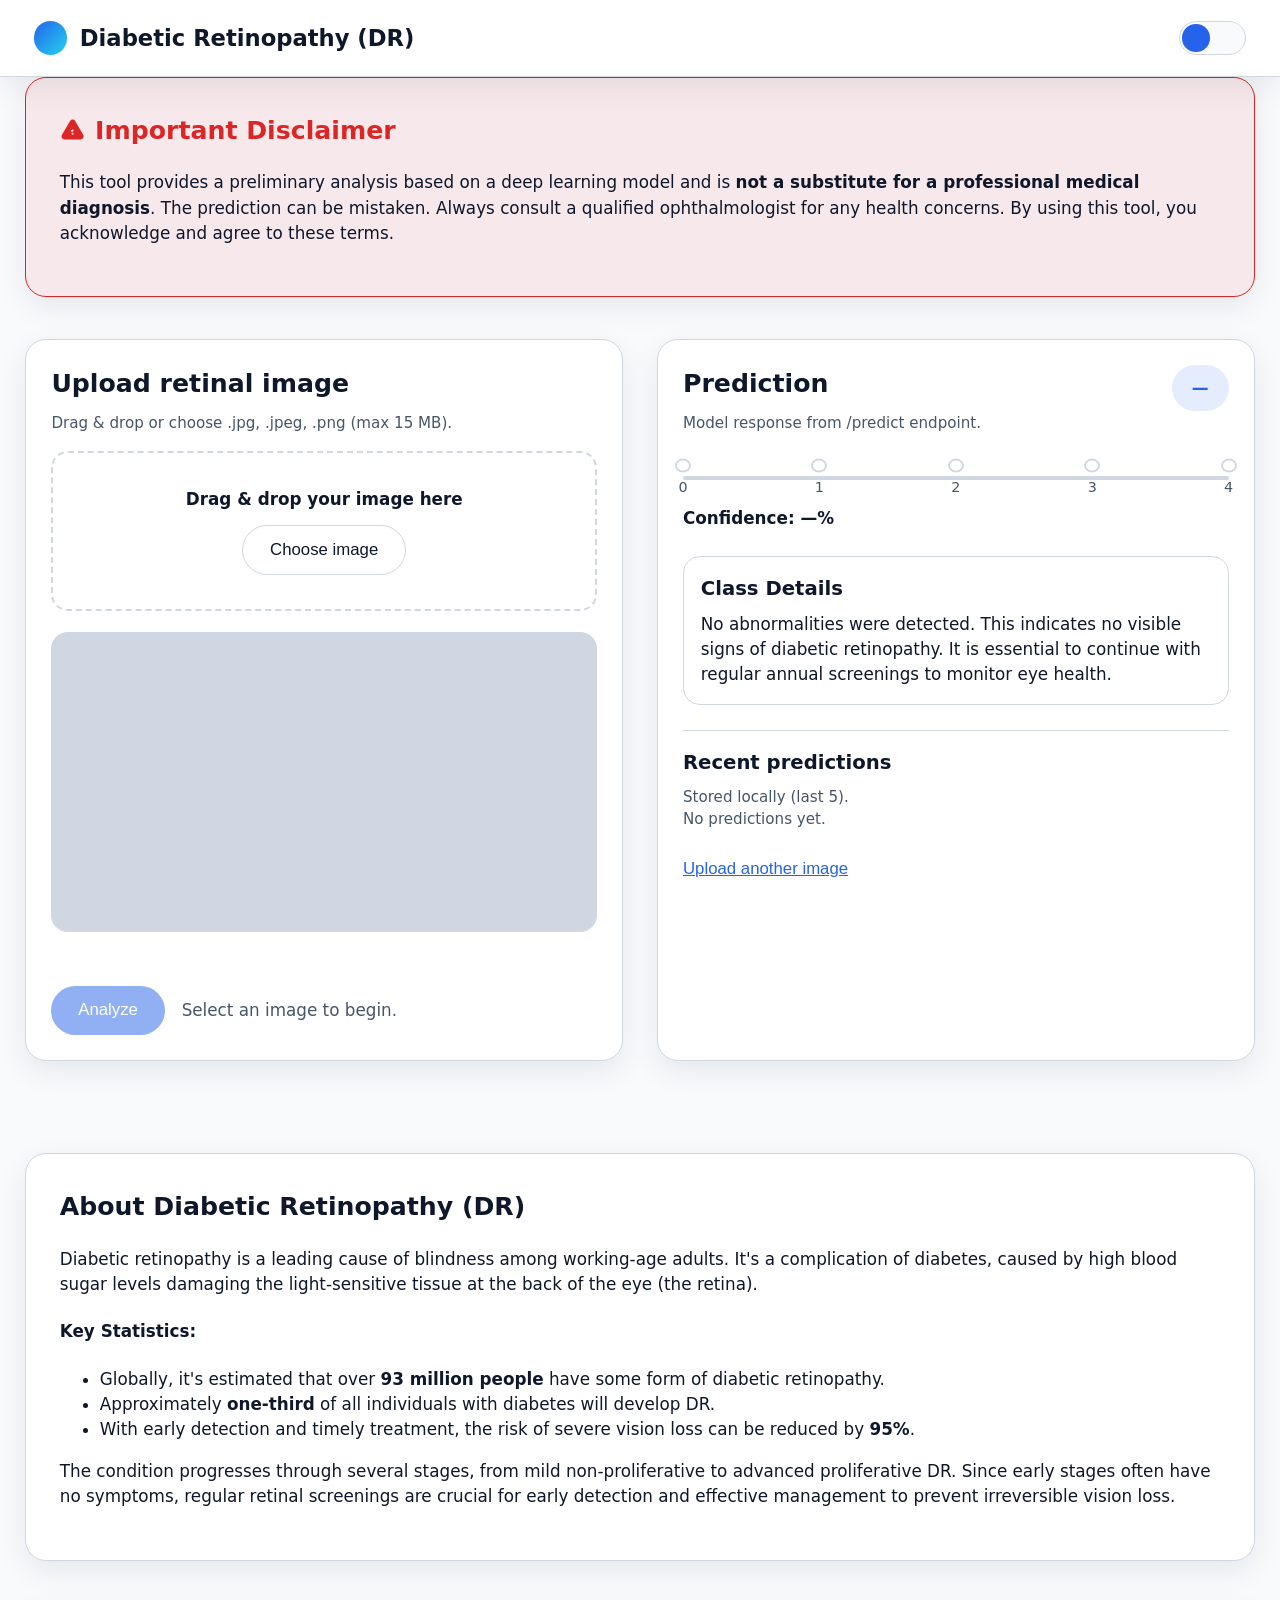
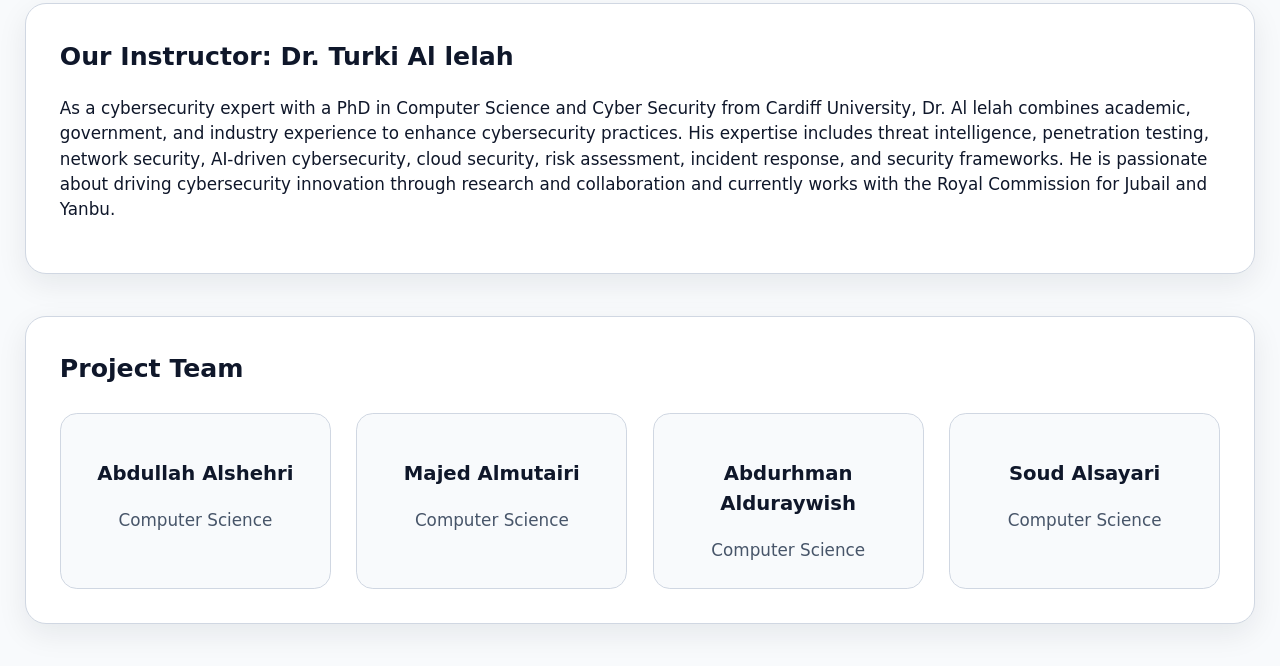
<file: index.html>
<!DOCTYPE html>
<html lang="en">

<head>
    <meta charset="UTF-8">
    <meta http-equiv="X-UA-Compatible" content="IE=edge">
    <meta name="viewport" content="width=device-width, initial-scale=1.0">
    <title>Diabetic Retinopathy (DR)</title>
    <link rel="stylesheet" href="static/styles.css">
</head>

<body data-theme="light">
    <header class="app-header" role="banner">
        <div class="brand">
            <span class="logo-dot" aria-hidden="true"></span>
            <h1>Diabetic Retinopathy (DR)</h1>
        </div>
        <button id="themeToggle" class="theme-toggle" type="button" aria-pressed="false" aria-label="Toggle theme">
            <span class="toggle-thumb"></span>
            <span class="toggle-icon toggle-icon--sun" aria-hidden="true">
                <svg xmlns="http://www.w3.org/2000/svg" width="16" height="16" viewBox="0 0 24 24" fill="none"
                    stroke="currentColor" stroke-width="2" stroke-linecap="round" stroke-linejoin="round">
                    <circle cx="12" cy="12" r="5"></circle>
                    <line x1="12" y1="1" x2="12" y2="3"></line>
                    <line x1="12" y1="21" x2="12" y2="23"></line>
                    <line x1="4.22" y1="4.22" x2="5.64" y2="5.64"></line>
                    <line x1="18.36" y1="18.36" x2="19.78" y2="19.78"></line>
                    <line x1="1" y1="12" x2="3" y2="12"></line>
                    <line x1="21" y1="12" x2="23" y2="12"></line>
                    <line x1="4.22" y1="19.78" x2="5.64" y2="18.36"></line>
                    <line x1="18.36" y1="5.64" x2="19.78" y2="4.22"></line>
                </svg>
            </span>
            <span class="toggle-icon toggle-icon--moon" aria-hidden="true">
                <svg xmlns="http://www.w3.org/2000/svg" width="16" height="16" viewBox="0 0 24 24" fill="none"
                    stroke="currentColor" stroke-width="2" stroke-linecap="round" stroke-linejoin="round">
                    <path d="M21 12.79A9 9 0 1 1 11.21 3 7 7 0 0 0 21 12.79z"></path>
                </svg>
            </span>
        </button>
    </header>

    <section class="info-section disclaimer-note" role="alert">
        <div class="info-content">
            <h2 id="disclaimerTitle">
                <svg class="disclaimer-icon" xmlns="http://www.w3.org/2000/svg" viewBox="0 0 24 24" fill="currentColor"
                    aria-hidden="true">
                    <path fill-rule="evenodd"
                        d="M9.401 3.003c1.155-2 4.043-2 5.197 0l7.5 13c1.155 2-0.289 4.5-2.598 4.5H4.499c-2.31 0-3.753-2.5-2.598-4.5l7.5-13zM12 16a1 1 0 100-2 1 1 0 000 2zm-1-4a1 1 0 011-1h0a1 1 0 110 2h-1a1 1 0 01-1-1z"
                        clip-rule="evenodd"></path>
                </svg>
                Important Disclaimer
            </h2>
            <p>This tool provides a preliminary analysis based on a deep learning model and is <strong>not a substitute
                    for a professional medical diagnosis</strong>. The prediction can be mistaken. Always consult a
                qualified ophthalmologist for any health concerns. By using this tool, you acknowledge and agree to
                these terms.</p>
        </div>
    </section>

    <main class="app-main">
        <section class="card upload-card" aria-labelledby="uploadTitle">
            <div class="card-header">
                <h2 id="uploadTitle">Upload retinal image</h2>
                <p class="helper-text">Drag &amp; drop or choose .jpg, .jpeg, .png (max 15&nbsp;MB).</p>
            </div>
            <div id="dropZone" class="drop-zone" tabindex="0" role="button" aria-label="Upload retinal image">
                <input type="file" id="fileInput" accept=".jpg,.jpeg,.png" hidden>
                <p class="drop-zone__text">Drag &amp; drop your image here</p>
                <button type="button" id="chooseImage" class="secondary-btn">Choose image</button>
            </div>
            <div class="preview" id="imagePreview" aria-live="polite"></div>
            <p class="error-text" id="uploadError" aria-live="assertive"></p>
            <div class="action-row">
                <button type="button" id="analyzeBtn" class="primary-btn" disabled>Analyze</button>
                <button type="button" id="retryBtn" class="secondary-btn" hidden>Try again</button>
                <span class="status-text" id="statusText">Select an image to begin.</span>
            </div>
        </section>

        <section class="card results-card" id="resultsCard" aria-live="polite" hidden>
            <div class="results-header">
                <div>
                    <h2>Prediction</h2>
                    <p class="helper-text">Model response from /predict endpoint.</p>
                </div>
                <div class="badge" id="classBadge">—</div>
            </div>

            <div class="slider" role="slider" aria-valuemin="0" aria-valuemax="4" aria-valuenow="0" aria-valuetext=""
                tabindex="0" aria-readonly="true" id="classSlider">
                <div class="slider-rail" id="sliderRail">
                    <!-- ticks populated by JS -->
                </div>
            </div>

            <div class="confidence-row">
                <span id="confidenceLabel">Confidence: —%</span>
            </div>

            <div class="details-panel" id="detailsPanel">
                <h3>Class Details</h3>
                <p id="classInfo" class="details-text"></p>
            </div>

            <div class="history-panel">
                <div class="history-header">
                    <h3>Recent predictions</h3>
                    <p class="helper-text">Stored locally (last 5).</p>
                </div>
                <ul id="historyList" class="history-list" aria-live="polite"></ul>
            </div>

            <div class="results-footer">
                <button type="button" class="link-btn" id="uploadAnother">Upload another image</button>
            </div>
        </section>
    </main>

    <section class="info-section" aria-labelledby="infoTitle">
        <div class="info-content">
            <h2 id="infoTitle">About Diabetic Retinopathy (DR)</h2>
            <p>Diabetic retinopathy is a leading cause of blindness among working-age adults. It's a complication of
                diabetes, caused by high blood sugar levels damaging the light-sensitive tissue at the back of the eye
                (the retina).</p>
            <h4>Key Statistics:</h4>
            <ul>
                <li>Globally, it's estimated that over <strong>93 million people</strong> have some form of diabetic
                    retinopathy.</li>
                <li>Approximately <strong>one-third</strong> of all individuals with diabetes will develop DR.</li>
                <li>With early detection and timely treatment, the risk of severe vision loss can be reduced by
                    <strong>95%</strong>.</li>
            </ul>
            <p>The condition progresses through several stages, from mild non-proliferative to advanced proliferative
                DR. Since early stages often have no symptoms, regular retinal screenings are crucial for early
                detection and effective management to prevent irreversible vision loss.</p>
        </div>
    </section>

    <section class="info-section" aria-labelledby="instructorTitle">
        <div class="info-content">
            <h2 id="instructorTitle">Our Instructor: Dr. Turki Al lelah</h2>
            <p>As a cybersecurity expert with a PhD in Computer Science and Cyber Security from Cardiff University, Dr.
                Al lelah combines academic, government, and industry experience to enhance cybersecurity practices. His
                expertise includes threat intelligence, penetration testing, network security, AI-driven cybersecurity,
                cloud security, risk assessment, incident response, and security frameworks. He is passionate about
                driving cybersecurity innovation through research and collaboration and currently works with the Royal
                Commission for Jubail and Yanbu.</p>
        </div>
    </section>


    <section class="info-section" aria-labelledby="teamTitle">
        <div class="info-content">
            <h2 id="teamTitle">Project Team</h2>
            <div class="team-grid">
                <div class="team-card">
                    <h3>Abdullah Alshehri</h3>
                    <p>Computer Science</p>
                </div>
                <div class="team-card">
                    <h3>Majed Almutairi</h3>
                    <p>Computer Science</p>
                </div>
                <div class="team-card">
                    <h3>Abdurhman Alduraywish</h3>
                    <p>Computer Science</p>
                </div>
                <div class="team-card">
                    <h3>Soud Alsayari</h3>
                    <p>Computer Science</p>
                </div>
            </div>
        </div>
    </section>

    <script src="static/app.js"></script>
</body>

</html>
</file>
<file: static/styles.css>
:root {
    color-scheme: light;
    --bg: #f8fafc;
    --bg-alt: #ffffff;
    --text: #0f172a;
    --subtle-text: #475569;
    --border: #d0d7e2;
    --accent: #2563eb;
    --accent-soft: rgba(37, 99, 235, 0.12);
    --danger: #dc2626;
    --danger-soft: rgba(220, 38, 38, 0.08);
    --shadow: 0 10px 30px rgba(15, 23, 42, 0.08);
}

[data-theme="dark"] {
    color-scheme: dark;
    --bg: #0b1120;
    --bg-alt: #111a2c;
    --text: #edf2ff;
    --subtle-text: #94a3b8;
    --border: #1f2a44;
    --accent: #60a5fa;
    --accent-soft: rgba(96, 165, 250, 0.15);
    --danger-soft: rgba(248, 113, 113, 0.15);
    --danger: #f87171;
    --shadow: 0 14px 40px rgba(0, 0, 0, 0.6);
}

*,
*::before,
*::after {
    box-sizing: border-box;
}

html {
    font-size: 105%; /* Increase base font size for better readability */
}

body {
    margin: 0;
    min-height: 100vh;
    font-family: "Segoe UI", system-ui, -apple-system, BlinkMacSystemFont, sans-serif;
    background: var(--bg);
    color: var(--text);
    line-height: 1.5;
    transition: background 0.2s ease, color 0.2s ease;
}

.app-header {
    position: sticky;
    top: 0;
    display: flex;
    align-items: center;
    justify-content: space-between;
    padding: 1.25rem 2rem;
    background: var(--bg-alt);
    border-bottom: 1px solid var(--border);
    box-shadow: var(--shadow);
    z-index: 10;
}

.brand {
    display: flex;
    align-items: center;
    gap: 0.75rem;
}

.brand h1 {
    font-size: 1.35rem;
    margin: 0;
}

.logo-dot {
    width: 2rem;
    height: 2rem;
    border-radius: 50%;
    background: linear-gradient(135deg, var(--accent), #22d3ee);
}

.theme-toggle {
    position: relative;
    width: 4rem;
    height: 2rem;
    padding: 0;
    border-radius: 999px;
    border: 1px solid var(--border);
    background: var(--bg);
    cursor: pointer;
    transition: background-color 0.2s ease-in-out;
}

.theme-toggle:focus {
    outline: 3px solid var(--accent);
    outline-offset: 4px;
}

.toggle-thumb {
    position: absolute;
    top: 2px;
    left: 2px;
    width: calc(2rem - 6px);
    height: calc(2rem - 6px);
    border-radius: 50%;
    background: var(--accent);
    transition: transform 0.2s ease-in-out;
}

.toggle-icon {
    position: absolute;
    top: 50%;
    transform: translateY(-50%);
    color: var(--accent);
    transition: opacity 0.2s ease-in-out, transform 0.2s ease-in-out;
    pointer-events: none; /* Clicks should go to the button */
}

.toggle-icon--sun {
    left: 0.5rem;
    opacity: 0;
}

.toggle-icon--moon {
    right: 0.5rem;
    opacity: 1;
}

[data-theme="light"] .toggle-icon--sun {
    opacity: 1;
}

[data-theme="light"] .toggle-icon--moon {
    opacity: 0;
}

.app-main {
    width: min(1600px, 100%);
    margin: 2.5rem auto;
    padding: 0 1.5rem 3rem;
    display: grid;
    grid-template-columns: repeat(auto-fit, minmax(450px, 1fr));
    gap: 2rem;
}

.card {
    background: var(--bg-alt);
    border: 1px solid var(--border);
    border-radius: 1.25rem;
    padding: 1.5rem;
    box-shadow: var(--shadow);
}

.card h2,
.card h3 {
    margin: 0 0 0.5rem;
}

.helper-text {
    margin: 0;
    color: var(--subtle-text);
    font-size: 0.9rem;
}

.drop-zone {
    border: 2px dashed var(--border);
    border-radius: 1rem;
    padding: 2rem;
    text-align: center;
    margin-top: 1rem;
    display: flex;
    flex-direction: column;
    align-items: center;
    gap: 0.75rem;
    cursor: pointer;
    transition: border-color 0.2s ease, background 0.2s ease;
}

.drop-zone:focus {
    outline: 3px solid var(--accent);
    outline-offset: 4px;
}

.drop-zone.drag-over {
    border-color: var(--accent);
    background: var(--accent-soft);
}

.drop-zone__text {
    margin: 0;
    font-weight: 600;
}

.preview {
    margin-top: 1.25rem;
    width: 100%;
    height: 300px;
    border-radius: 1rem;
    background: var(--border);
    overflow: hidden;
    position: relative;
}

.preview img {
    width: 100%;
    height: 100%;
    object-fit: cover;
    display: block;
}

.error-text {
    color: var(--danger);
    min-height: 1.25rem;
    margin: 0.5rem 0 0;
    font-weight: 600;
}

.action-row {
    margin-top: 1.5rem;
    display: flex;
    align-items: center;
    gap: 1rem;
    flex-wrap: wrap;
}

.primary-btn,
.secondary-btn {
    border: none;
    border-radius: 999px;
    padding: 0.85rem 1.6rem;
    font-size: 1rem;
    cursor: pointer;
    transition: transform 0.1s ease, opacity 0.2s ease;
}

.primary-btn {
    background: var(--accent);
    color: #fff;
}

.primary-btn:disabled {
    opacity: 0.5;
    cursor: not-allowed;
}

.secondary-btn {
    background: transparent;
    border: 1px solid var(--border);
    color: inherit;
}

.status-text {
    color: var(--subtle-text);
}

.results-card {
    display: flex;
    flex-direction: column;
    gap: 1.5rem;
}

.results-header {
    display: flex;
    justify-content: space-between;
    align-items: flex-start;
    gap: 1rem;
}

.badge {
    padding: 0.6rem 1.2rem;
    border-radius: 999px;
    background: var(--accent-soft);
    color: var(--accent);
    font-weight: 700;
}

.slider {
    width: 100%;
}

.slider-rail {
    position: relative;
    height: 4px;
    background: var(--border);
    border-radius: 999px;
    margin-top: 1rem;
}

.slider-node {
    position: absolute;
    top: 50%;
    transform: translate(-50%, -50%);
    display: flex;
    flex-direction: column;
    align-items: center;
    gap: 0.2rem;
}

.slider-tick {
    width: 14px;
    height: 14px;
    border-radius: 50%;
    border: 2px solid var(--border);
    background: var(--bg-alt);
    transition: background 0.2s ease, border-color 0.2s ease, box-shadow 0.2s ease;
    cursor: pointer;
}

.slider-tick-label {
    font-size: 0.85rem;
    color: var(--subtle-text);
}

.slider-tick.active {
    border-color: var(--accent);
    background: var(--accent);
    box-shadow: 0 0 14px rgba(37, 99, 235, 0.5);
}

.slider-tick:hover {
    border-color: var(--accent);
}

.confidence-row {
    font-weight: 600;
}

.details-panel {
    border: 1px solid var(--border);
    border-radius: 1rem;
    padding: 1rem;
}

.details-text {
    margin: 0;
    color: inherit;
}

.history-panel {
    border-top: 1px solid var(--border);
    padding-top: 1rem;
}

.history-list {
    list-style: none;
    margin: 0;
    padding: 0;
    display: flex;
    flex-direction: column;
    gap: 0.75rem;
}

.history-item {
    display: flex;
    align-items: center;
    gap: 0.75rem;
    font-size: 0.9rem;
}

.history-thumb {
    width: 48px;
    height: 48px;
    border-radius: 0.6rem;
    object-fit: cover;
    border: 1px solid var(--border);
}

.history-thumb--placeholder {
    background: var(--border);
}

.history-meta {
    display: flex;
    flex-direction: column;
}

.history-meta span {
    color: var(--subtle-text);
    font-size: 0.8rem;
}

.link-btn {
    background: none;
    border: none;
    color: var(--accent);
    text-decoration: underline;
    cursor: pointer;
    font-size: 1rem;
    padding: 0;
}

.info-section {
    width: min(1600px, 100%);
    margin: 0 auto 2.5rem;
    padding: 0 1.5rem;
}

.info-content {
    background: var(--bg-alt);
    border: 1px solid var(--border);
    border-radius: 1.25rem;
    padding: 2rem;
    box-shadow: var(--shadow);
}

.info-content h2 {
    margin-top: 0;
}

.disclaimer-note .info-content {
    border-color: var(--danger);
    background: var(--danger-soft);
}

.disclaimer-note h2 {
    color: var(--danger);
    display: flex;
    align-items: center;
    gap: 0.6rem;
}

.disclaimer-icon {
    width: 1.5rem;
    height: 1.5rem;
    flex-shrink: 0;
}

.team-grid {
    display: grid;
    grid-template-columns: repeat(auto-fit, minmax(220px, 1fr));
    gap: 1.5rem;
    margin-top: 1.5rem;
}

.team-card {
    background: var(--bg);
    border: 1px solid var(--border);
    padding: 1.5rem;
    border-radius: 1rem;
    text-align: center;
}

.team-card p {
    color: var(--subtle-text);
    margin-bottom: 0;
}

@media (max-width: 768px) {
    .app-header {
        flex-direction: column;
        gap: 0.75rem;
    }

    .app-main {
        margin-top: 1rem;
    }
}
</file>
